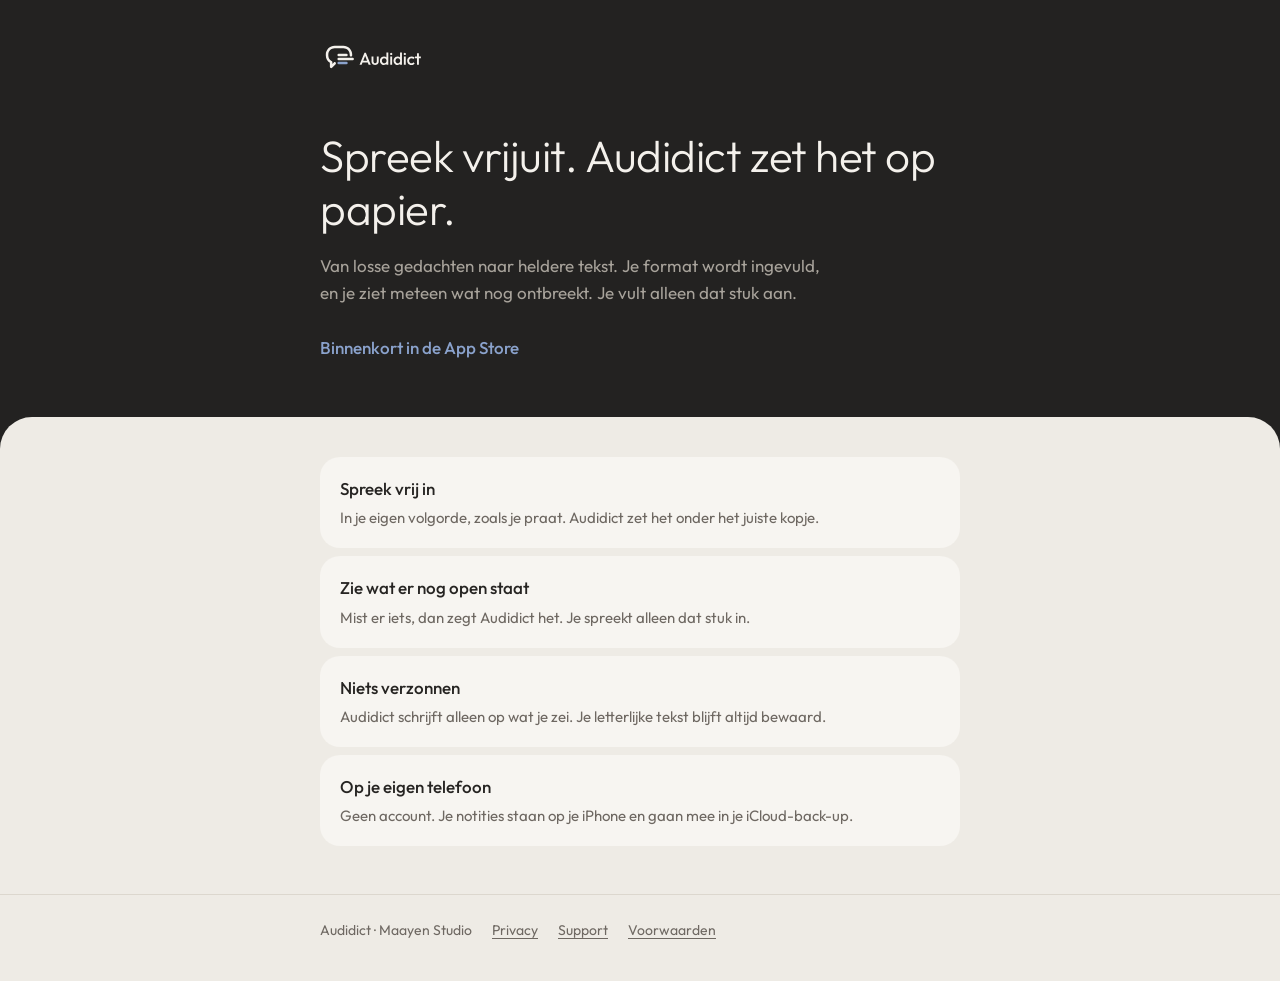
<file: index.html>
<!doctype html>
<html lang="nl">
<head>
<meta charset="utf-8">
<meta name="viewport" content="width=device-width, initial-scale=1">
<title>Audidict</title>
<meta name="description" content="Spreek vrijuit. Audidict zet het op papier.">
<link rel="icon" href="assets/mark.svg" type="image/svg+xml">
<link rel="preconnect" href="https://fonts.googleapis.com"><link rel="preconnect" href="https://fonts.gstatic.com" crossorigin><link href="https://fonts.googleapis.com/css2?family=Outfit:wght@300;400;500&display=swap" rel="stylesheet">
<link rel="stylesheet" href="assets/site.css">
</head>
<body>
<header class="hero"><div class="binnen">
<img src="assets/logo-op-donker.svg" alt="Audidict">
<h1>Spreek vrijuit. Audidict zet het op papier.</h1>
<p>Van losse gedachten naar heldere tekst. Je format wordt ingevuld, en je ziet meteen wat nog ontbreekt. Je vult alleen dat stuk aan.</p>
<span class="binnenkort">Binnenkort in de App Store</span>
</div></header>
<main class="blad"><div class="binnen kaarten">
<div class="kaart"><h2>Spreek vrij in</h2><p>In je eigen volgorde, zoals je praat. Audidict zet het onder het juiste kopje.</p></div>
<div class="kaart"><h2>Zie wat er nog open staat</h2><p>Mist er iets, dan zegt Audidict het. Je spreekt alleen dat stuk in.</p></div>
<div class="kaart"><h2>Niets verzonnen</h2><p>Audidict schrijft alleen op wat je zei. Je letterlijke tekst blijft altijd bewaard.</p></div>
<div class="kaart"><h2>Op je eigen telefoon</h2><p>Geen account. Je notities staan op je iPhone en gaan mee in je iCloud-back-up.</p></div>
</div></main>
<footer><div class="binnen">
<span>Audidict · Maayen Studio</span>
<a href="privacy/">Privacy</a>
<a href="support/">Support</a>
<a href="https://www.apple.com/legal/internet-services/itunes/dev/stdeula/">Voorwaarden</a>
</div></footer>
</body>
</html>
</file>
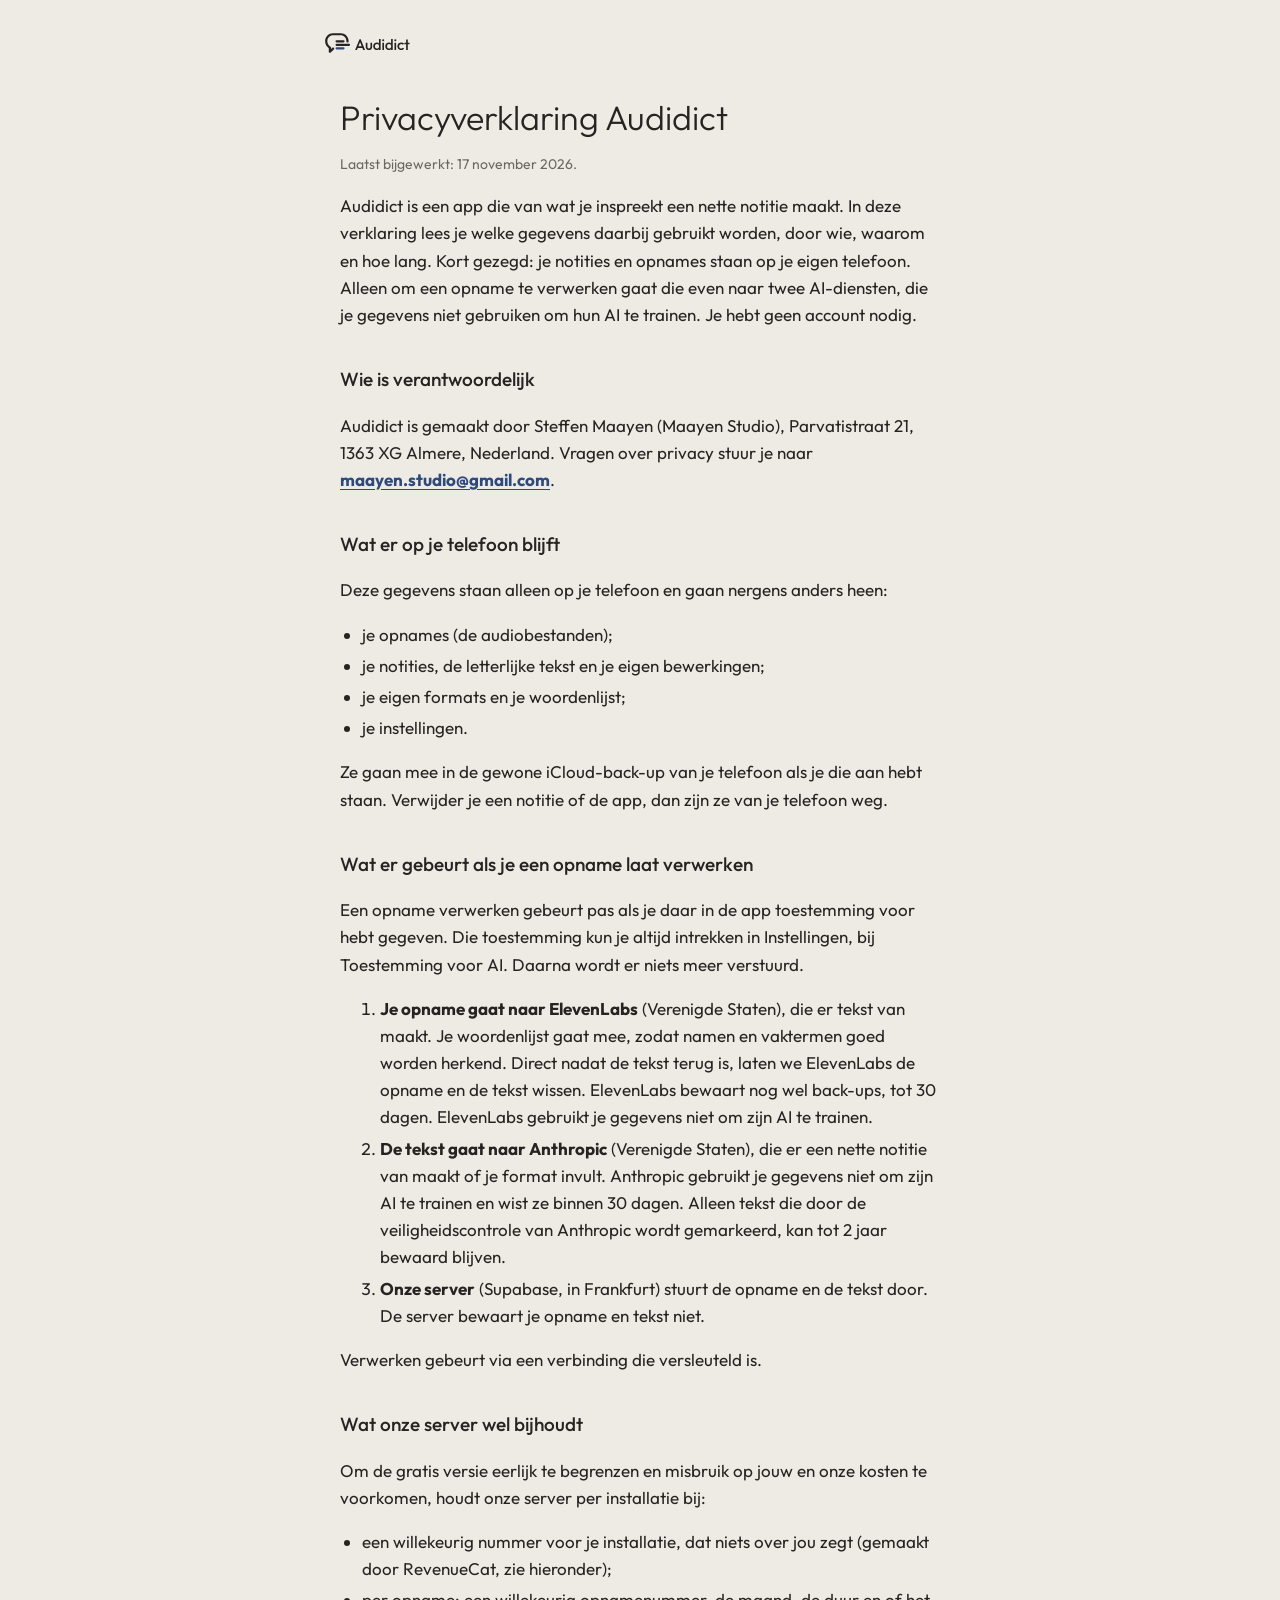
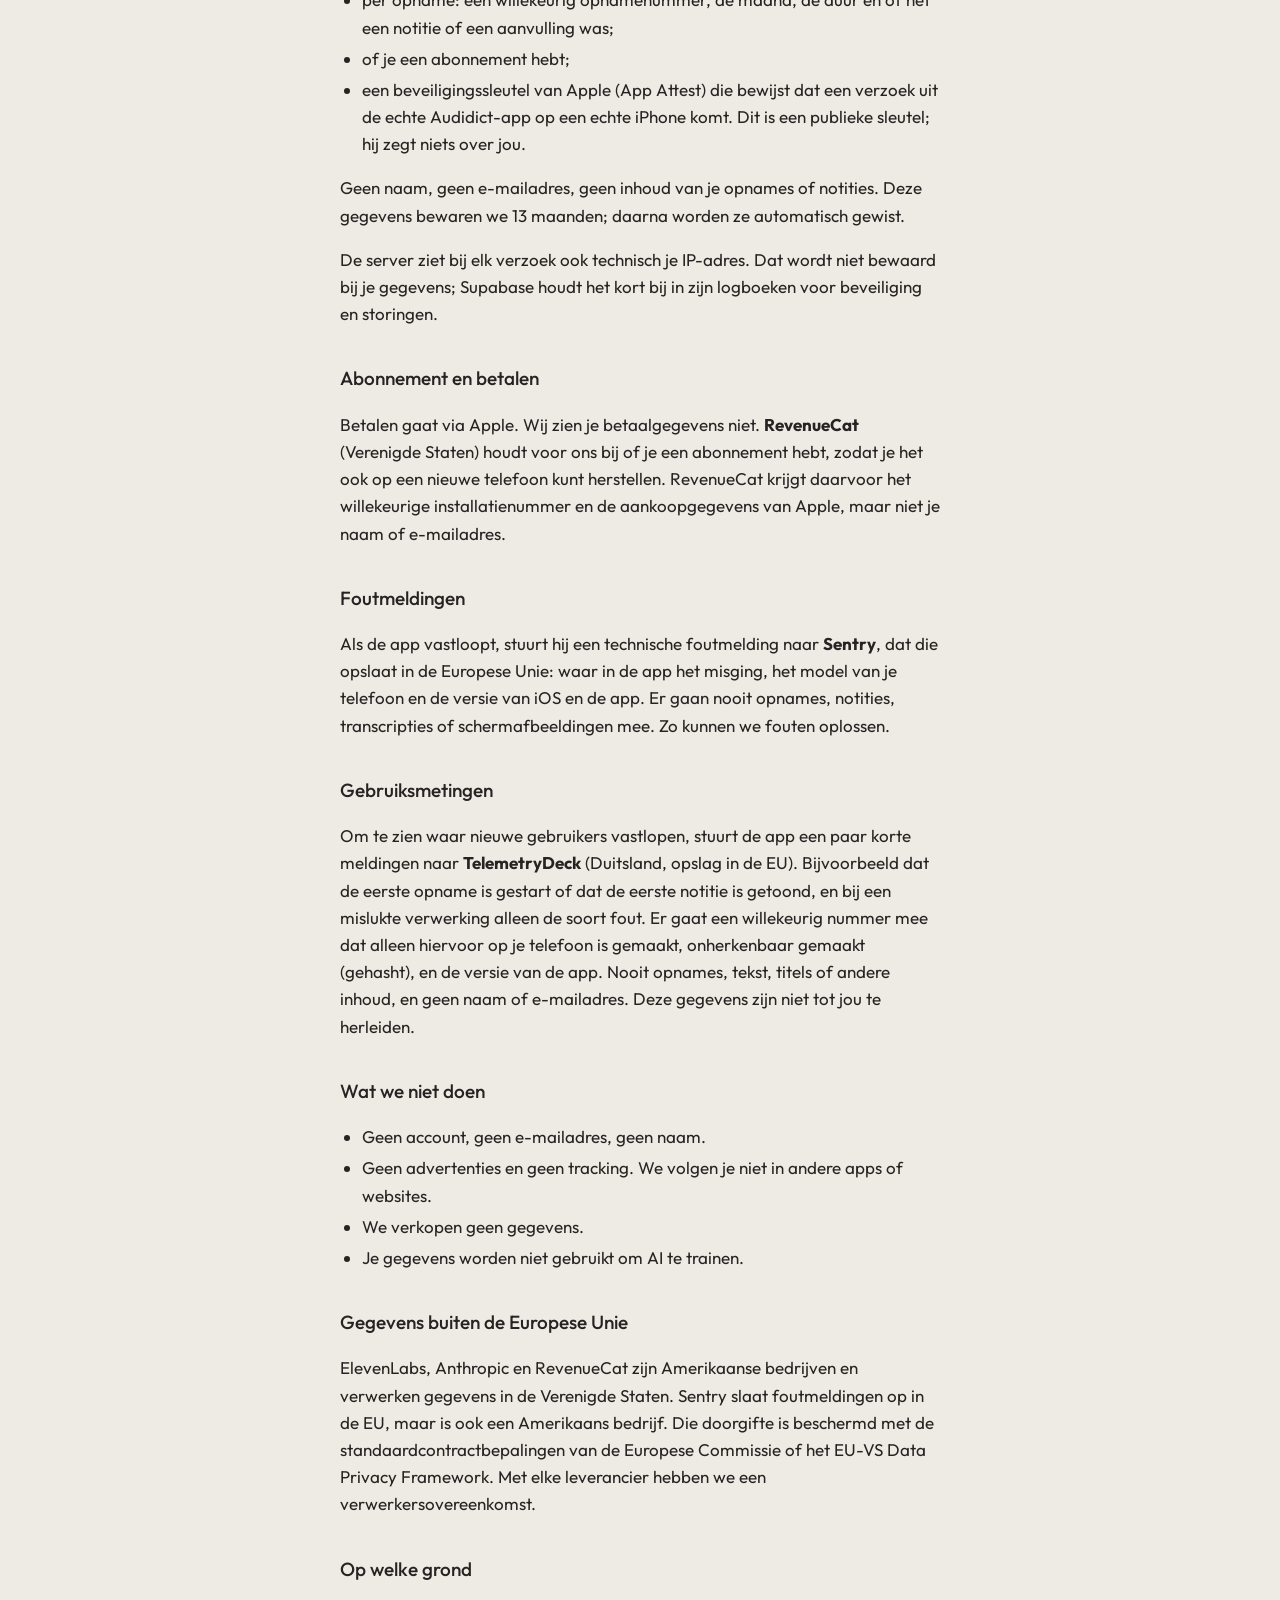
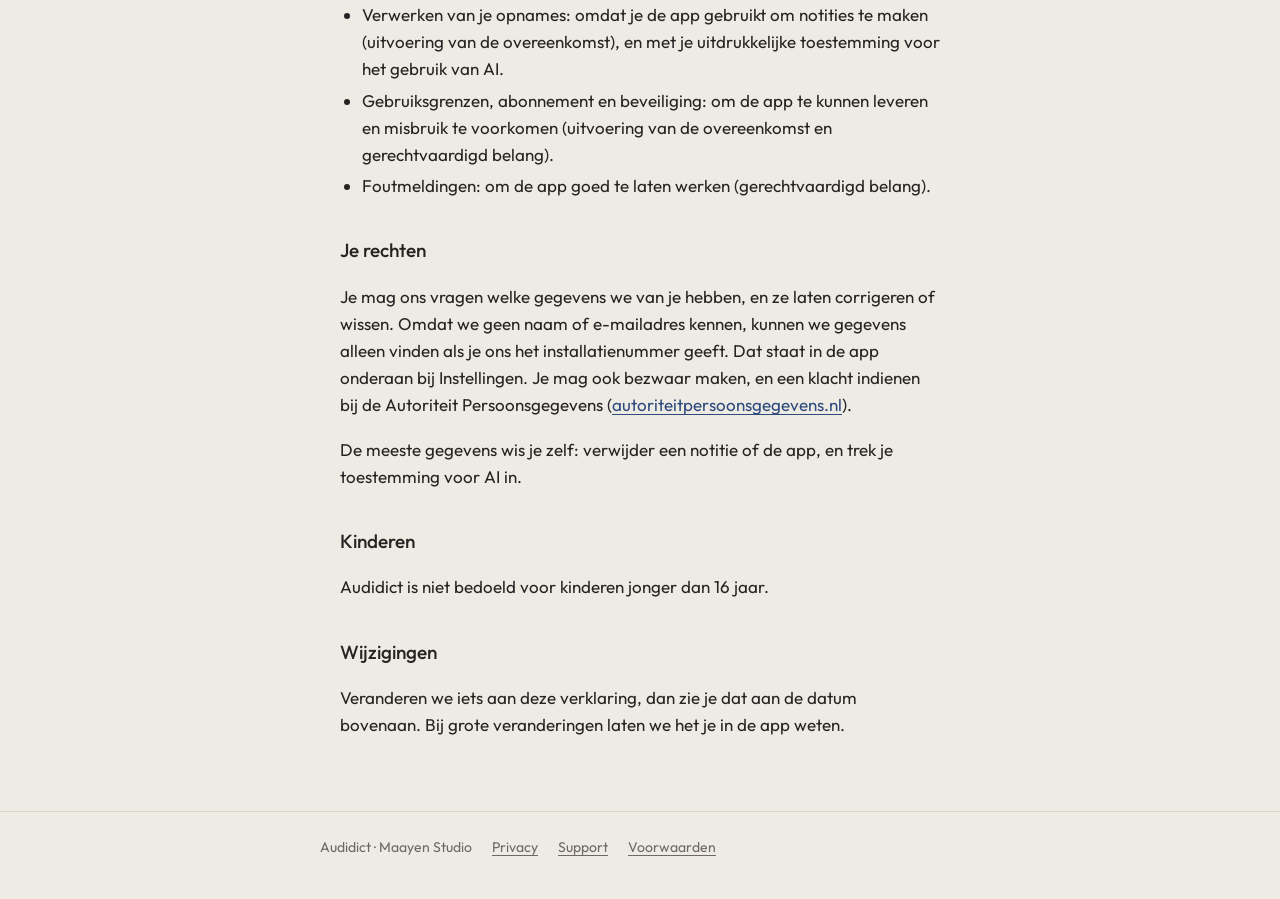
<file: privacy/index.html>
<!doctype html>
<html lang="nl">
<head>
<meta charset="utf-8">
<meta name="viewport" content="width=device-width, initial-scale=1">
<title>Privacy · Audidict</title>
<meta name="description" content="Hoe Audidict met je gegevens omgaat.">
<link rel="icon" href="../assets/mark.svg" type="image/svg+xml">
<link rel="preconnect" href="https://fonts.googleapis.com"><link rel="preconnect" href="https://fonts.gstatic.com" crossorigin><link href="https://fonts.googleapis.com/css2?family=Outfit:wght@300;400;500&display=swap" rel="stylesheet">
<link rel="stylesheet" href="../assets/site.css">
</head>
<body>
<header class="kop"><div class="binnen"><a href="../" aria-label="Audidict, naar de beginpagina"><img class="logo-licht" src="../assets/logo.svg" alt="Audidict"><img class="logo-donker-thema" src="../assets/logo-op-donker.svg" alt="Audidict"></a></div></header>
<main class="pagina">
<h1>Privacyverklaring Audidict</h1>
<p class="meta">Laatst bijgewerkt: 17 november 2026.</p>
<p>Audidict is een app die van wat je inspreekt een nette notitie maakt. In deze verklaring lees je welke gegevens daarbij gebruikt worden, door wie, waarom en hoe lang. Kort gezegd: je notities en opnames staan op je eigen telefoon. Alleen om een opname te verwerken gaat die even naar twee AI-diensten, die je gegevens niet gebruiken om hun AI te trainen. Je hebt geen account nodig.</p>
<h2>Wie is verantwoordelijk</h2>
<p>Audidict is gemaakt door Steffen Maayen (Maayen Studio), Parvatistraat 21, 1363 XG Almere, Nederland. Vragen over privacy stuur je naar <strong><a href="mailto:maayen.studio@gmail.com">maayen.studio@gmail.com</a></strong>.</p>
<h2>Wat er op je telefoon blijft</h2>
<p>Deze gegevens staan alleen op je telefoon en gaan nergens anders heen:</p>
<ul>
<li>je opnames (de audiobestanden);</li>
<li>je notities, de letterlijke tekst en je eigen bewerkingen;</li>
<li>je eigen formats en je woordenlijst;</li>
<li>je instellingen.</li>
</ul>
<p>Ze gaan mee in de gewone iCloud-back-up van je telefoon als je die aan hebt staan. Verwijder je een notitie of de app, dan zijn ze van je telefoon weg.</p>
<h2>Wat er gebeurt als je een opname laat verwerken</h2>
<p>Een opname verwerken gebeurt pas als je daar in de app toestemming voor hebt gegeven. Die toestemming kun je altijd intrekken in Instellingen, bij Toestemming voor AI. Daarna wordt er niets meer verstuurd.</p>
<ol>
<li><strong>Je opname gaat naar ElevenLabs</strong> (Verenigde Staten), die er tekst van maakt. Je woordenlijst gaat mee, zodat namen en vaktermen goed worden herkend. Direct nadat de tekst terug is, laten we ElevenLabs de opname en de tekst wissen. ElevenLabs bewaart nog wel back-ups, tot 30 dagen. ElevenLabs gebruikt je gegevens niet om zijn AI te trainen.</li>
<li><strong>De tekst gaat naar Anthropic</strong> (Verenigde Staten), die er een nette notitie van maakt of je format invult. Anthropic gebruikt je gegevens niet om zijn AI te trainen en wist ze binnen 30 dagen. Alleen tekst die door de veiligheidscontrole van Anthropic wordt gemarkeerd, kan tot 2 jaar bewaard blijven.</li>
<li><strong>Onze server</strong> (Supabase, in Frankfurt) stuurt de opname en de tekst door. De server bewaart je opname en tekst niet.</li>
</ol>
<p>Verwerken gebeurt via een verbinding die versleuteld is.</p>
<h2>Wat onze server wel bijhoudt</h2>
<p>Om de gratis versie eerlijk te begrenzen en misbruik op jouw en onze kosten te voorkomen, houdt onze server per installatie bij:</p>
<ul>
<li>een willekeurig nummer voor je installatie, dat niets over jou zegt (gemaakt door RevenueCat, zie hieronder);</li>
<li>per opname: een willekeurig opnamenummer, de maand, de duur en of het een notitie of een aanvulling was;</li>
<li>of je een abonnement hebt;</li>
<li>een beveiligingssleutel van Apple (App Attest) die bewijst dat een verzoek uit de echte Audidict-app op een echte iPhone komt. Dit is een publieke sleutel; hij zegt niets over jou.</li>
</ul>
<p>Geen naam, geen e-mailadres, geen inhoud van je opnames of notities. Deze gegevens bewaren we 13 maanden; daarna worden ze automatisch gewist.</p>
<p>De server ziet bij elk verzoek ook technisch je IP-adres. Dat wordt niet bewaard bij je gegevens; Supabase houdt het kort bij in zijn logboeken voor beveiliging en storingen.</p>
<h2>Abonnement en betalen</h2>
<p>Betalen gaat via Apple. Wij zien je betaalgegevens niet. <strong>RevenueCat</strong> (Verenigde Staten) houdt voor ons bij of je een abonnement hebt, zodat je het ook op een nieuwe telefoon kunt herstellen. RevenueCat krijgt daarvoor het willekeurige installatienummer en de aankoopgegevens van Apple, maar niet je naam of e-mailadres.</p>
<h2>Foutmeldingen</h2>
<p>Als de app vastloopt, stuurt hij een technische foutmelding naar <strong>Sentry</strong>, dat die opslaat in de Europese Unie: waar in de app het misging, het model van je telefoon en de versie van iOS en de app. Er gaan nooit opnames, notities, transcripties of schermafbeeldingen mee. Zo kunnen we fouten oplossen.</p>
<h2>Gebruiksmetingen</h2>
<p>Om te zien waar nieuwe gebruikers vastlopen, stuurt de app een paar korte meldingen naar <strong>TelemetryDeck</strong> (Duitsland, opslag in de EU). Bijvoorbeeld dat de eerste opname is gestart of dat de eerste notitie is getoond, en bij een mislukte verwerking alleen de soort fout. Er gaat een willekeurig nummer mee dat alleen hiervoor op je telefoon is gemaakt, onherkenbaar gemaakt (gehasht), en de versie van de app. Nooit opnames, tekst, titels of andere inhoud, en geen naam of e-mailadres. Deze gegevens zijn niet tot jou te herleiden.</p>
<h2>Wat we niet doen</h2>
<ul>
<li>Geen account, geen e-mailadres, geen naam.</li>
<li>Geen advertenties en geen tracking. We volgen je niet in andere apps of websites.</li>
<li>We verkopen geen gegevens.</li>
<li>Je gegevens worden niet gebruikt om AI te trainen.</li>
</ul>
<h2>Gegevens buiten de Europese Unie</h2>
<p>ElevenLabs, Anthropic en RevenueCat zijn Amerikaanse bedrijven en verwerken gegevens in de Verenigde Staten. Sentry slaat foutmeldingen op in de EU, maar is ook een Amerikaans bedrijf. Die doorgifte is beschermd met de standaardcontractbepalingen van de Europese Commissie of het EU-VS Data Privacy Framework. Met elke leverancier hebben we een verwerkersovereenkomst.</p>
<h2>Op welke grond</h2>
<ul>
<li>Verwerken van je opnames: omdat je de app gebruikt om notities te maken (uitvoering van de overeenkomst), en met je uitdrukkelijke toestemming voor het gebruik van AI.</li>
<li>Gebruiksgrenzen, abonnement en beveiliging: om de app te kunnen leveren en misbruik te voorkomen (uitvoering van de overeenkomst en gerechtvaardigd belang).</li>
<li>Foutmeldingen: om de app goed te laten werken (gerechtvaardigd belang).</li>
</ul>
<h2>Je rechten</h2>
<p>Je mag ons vragen welke gegevens we van je hebben, en ze laten corrigeren of wissen. Omdat we geen naam of e-mailadres kennen, kunnen we gegevens alleen vinden als je ons het installatienummer geeft. Dat staat in de app onderaan bij Instellingen. Je mag ook bezwaar maken, en een klacht indienen bij de Autoriteit Persoonsgegevens (<a href="https://autoriteitpersoonsgegevens.nl">autoriteitpersoonsgegevens.nl</a>).</p>
<p>De meeste gegevens wis je zelf: verwijder een notitie of de app, en trek je toestemming voor AI in.</p>
<h2>Kinderen</h2>
<p>Audidict is niet bedoeld voor kinderen jonger dan 16 jaar.</p>
<h2>Wijzigingen</h2>
<p>Veranderen we iets aan deze verklaring, dan zie je dat aan de datum bovenaan. Bij grote veranderingen laten we het je in de app weten.</p>
</main>
<footer><div class="binnen">
<span>Audidict · Maayen Studio</span>
<a href="../privacy/">Privacy</a>
<a href="../support/">Support</a>
<a href="https://www.apple.com/legal/internet-services/itunes/dev/stdeula/">Voorwaarden</a>
</div></footer>
</body>
</html>
</file>
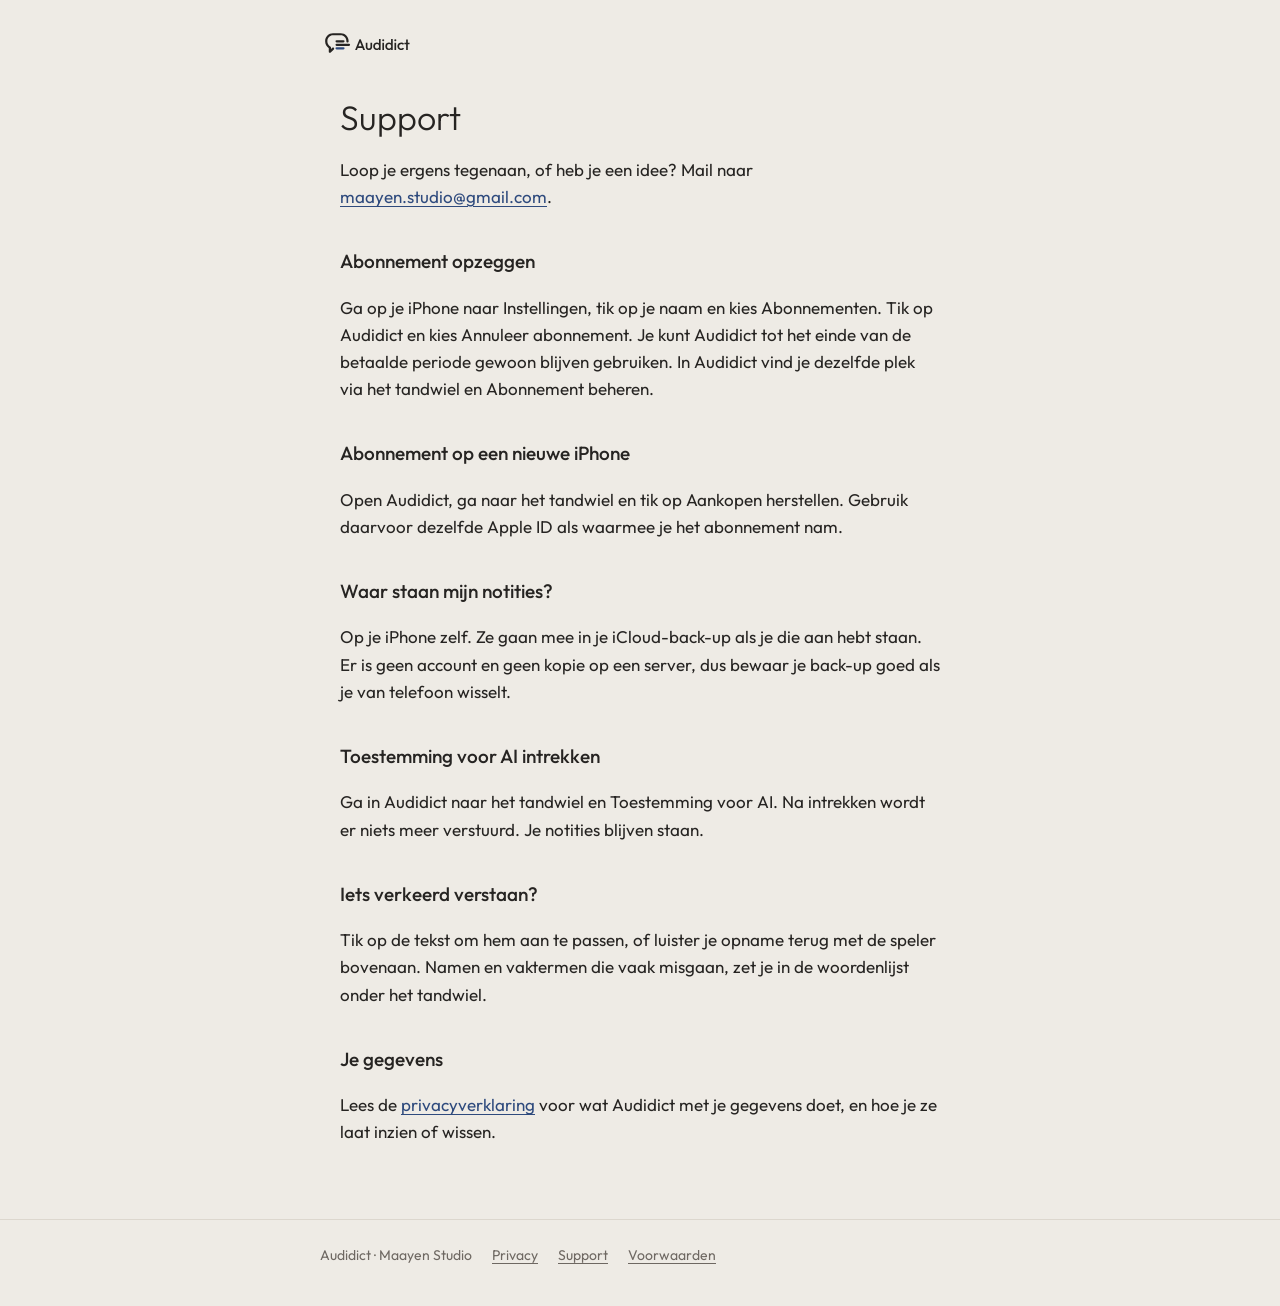
<file: support/index.html>
<!doctype html>
<html lang="nl">
<head>
<meta charset="utf-8">
<meta name="viewport" content="width=device-width, initial-scale=1">
<title>Support · Audidict</title>
<meta name="description" content="Hulp bij Audidict.">
<link rel="icon" href="../assets/mark.svg" type="image/svg+xml">
<link rel="preconnect" href="https://fonts.googleapis.com"><link rel="preconnect" href="https://fonts.gstatic.com" crossorigin><link href="https://fonts.googleapis.com/css2?family=Outfit:wght@300;400;500&display=swap" rel="stylesheet">
<link rel="stylesheet" href="../assets/site.css">
</head>
<body>
<header class="kop"><div class="binnen"><a href="../" aria-label="Audidict, naar de beginpagina"><img class="logo-licht" src="../assets/logo.svg" alt="Audidict"><img class="logo-donker-thema" src="../assets/logo-op-donker.svg" alt="Audidict"></a></div></header>
<main class="pagina">
<h1>Support</h1>
<p>Loop je ergens tegenaan, of heb je een idee? Mail naar <a href="mailto:maayen.studio@gmail.com">maayen.studio@gmail.com</a>.</p>
<h2>Abonnement opzeggen</h2>
<p>Ga op je iPhone naar Instellingen, tik op je naam en kies Abonnementen. Tik op Audidict en kies Annuleer abonnement. Je kunt Audidict tot het einde van de betaalde periode gewoon blijven gebruiken. In Audidict vind je dezelfde plek via het tandwiel en Abonnement beheren.</p>
<h2>Abonnement op een nieuwe iPhone</h2>
<p>Open Audidict, ga naar het tandwiel en tik op Aankopen herstellen. Gebruik daarvoor dezelfde Apple ID als waarmee je het abonnement nam.</p>
<h2>Waar staan mijn notities?</h2>
<p>Op je iPhone zelf. Ze gaan mee in je iCloud-back-up als je die aan hebt staan. Er is geen account en geen kopie op een server, dus bewaar je back-up goed als je van telefoon wisselt.</p>
<h2>Toestemming voor AI intrekken</h2>
<p>Ga in Audidict naar het tandwiel en Toestemming voor AI. Na intrekken wordt er niets meer verstuurd. Je notities blijven staan.</p>
<h2>Iets verkeerd verstaan?</h2>
<p>Tik op de tekst om hem aan te passen, of luister je opname terug met de speler bovenaan. Namen en vaktermen die vaak misgaan, zet je in de woordenlijst onder het tandwiel.</p>
<h2>Je gegevens</h2>
<p>Lees de <a href="../privacy/">privacyverklaring</a> voor wat Audidict met je gegevens doet, en hoe je ze laat inzien of wissen.</p>
</main>
<footer><div class="binnen">
<span>Audidict · Maayen Studio</span>
<a href="../privacy/">Privacy</a>
<a href="../support/">Support</a>
<a href="https://www.apple.com/legal/internet-services/itunes/dev/stdeula/">Voorwaarden</a>
</div></footer>
</body>
</html>
</file>
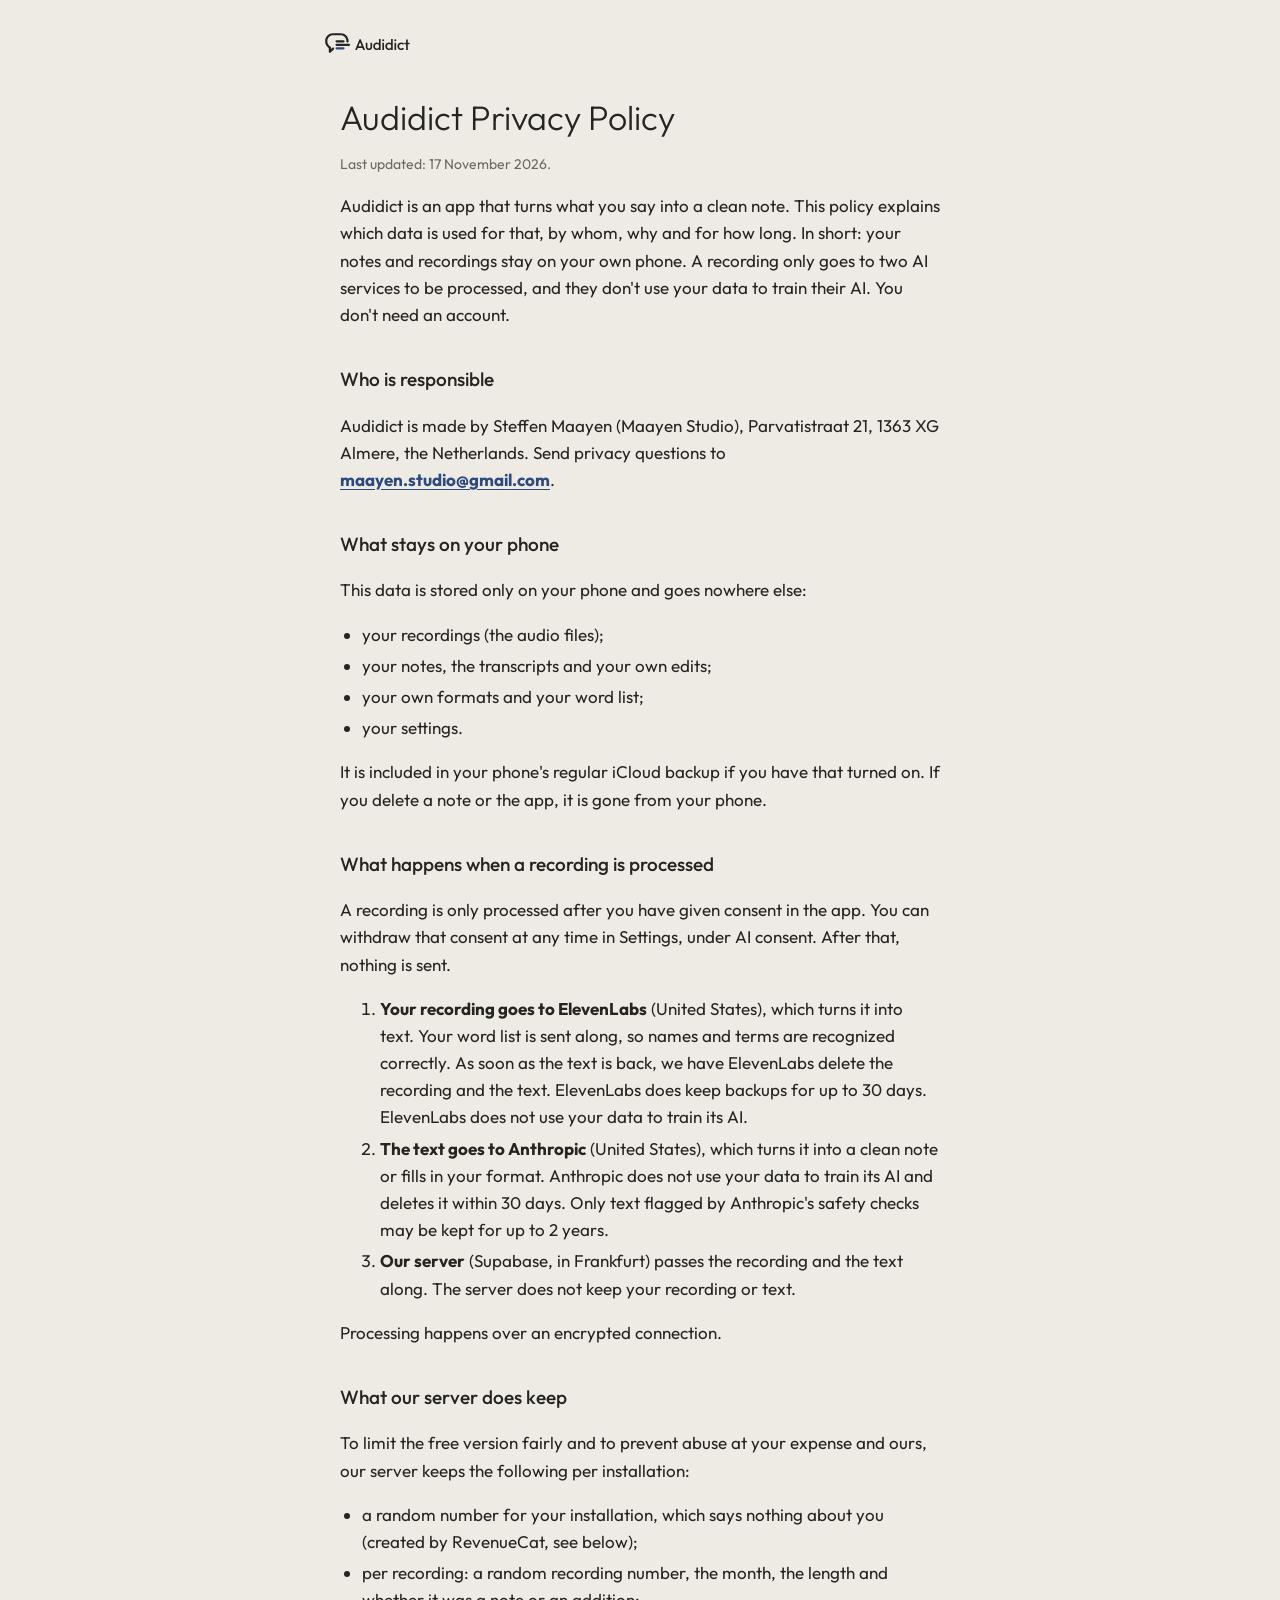
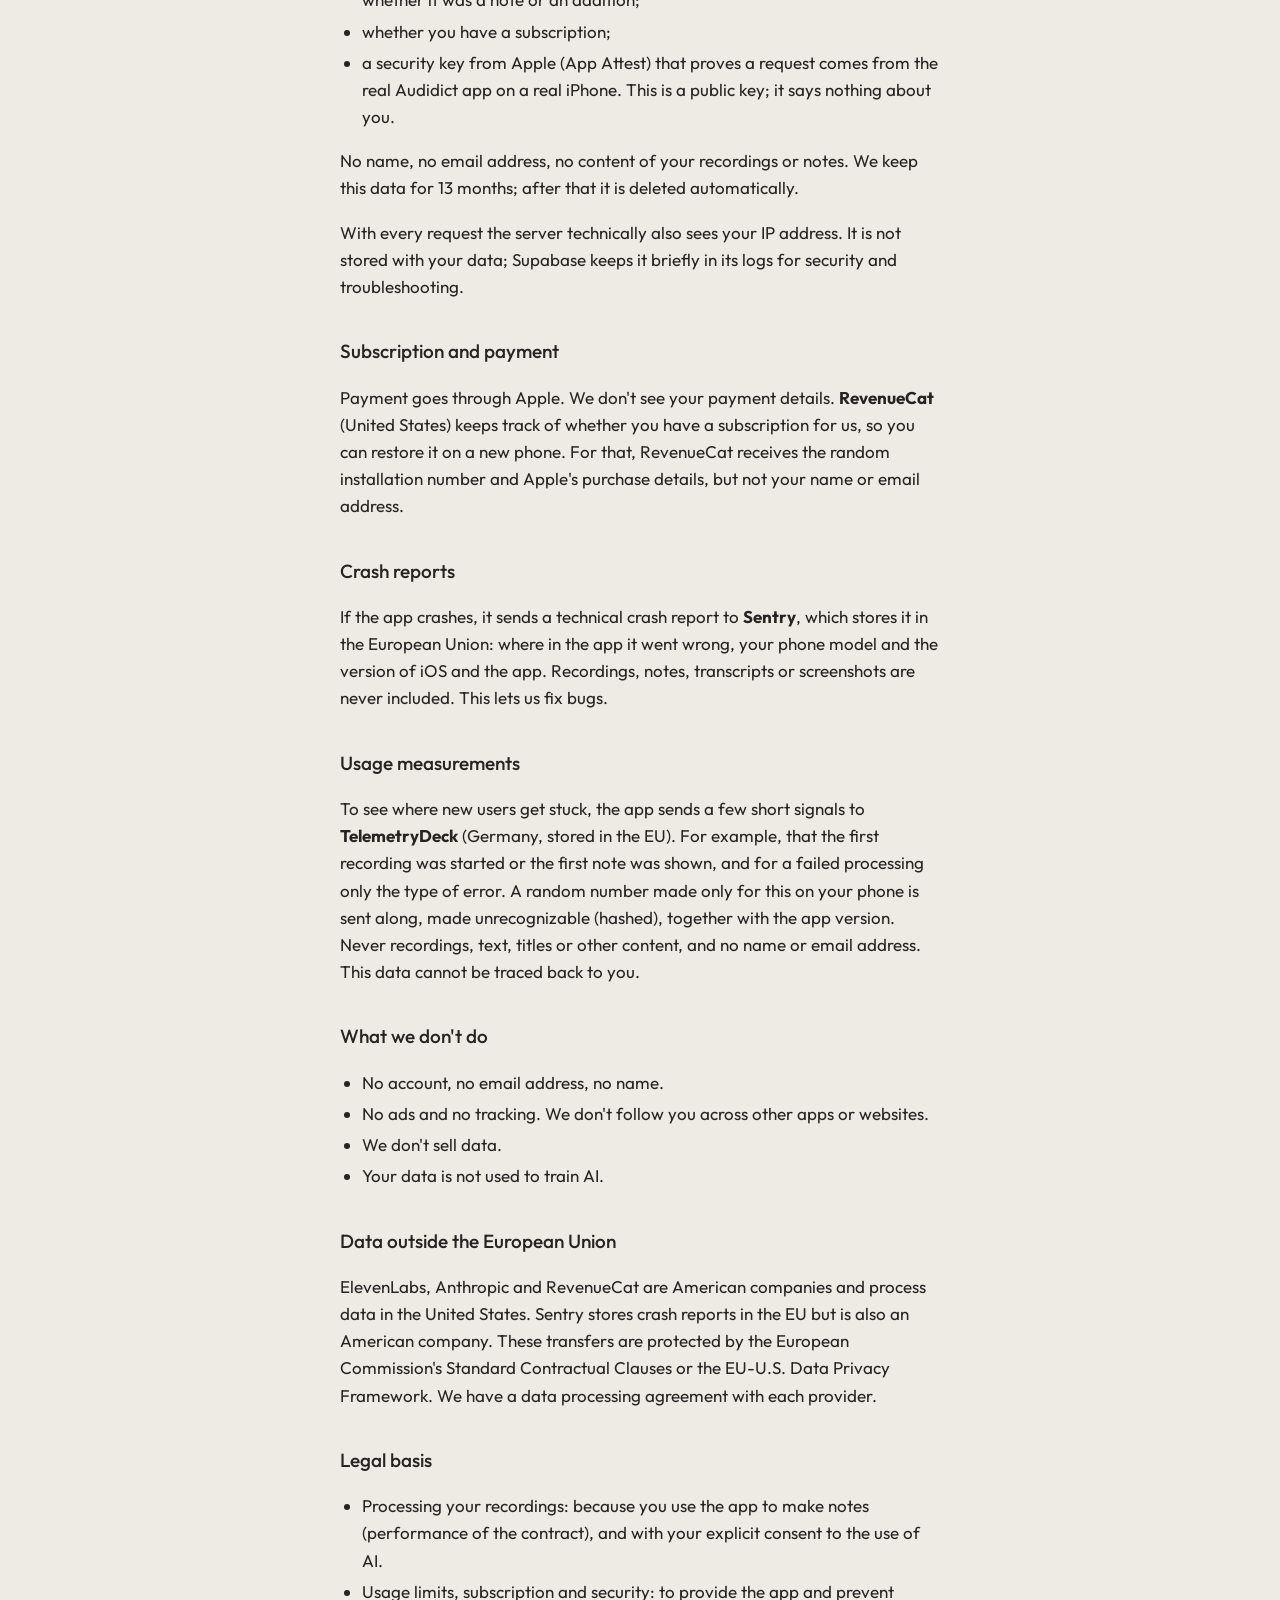
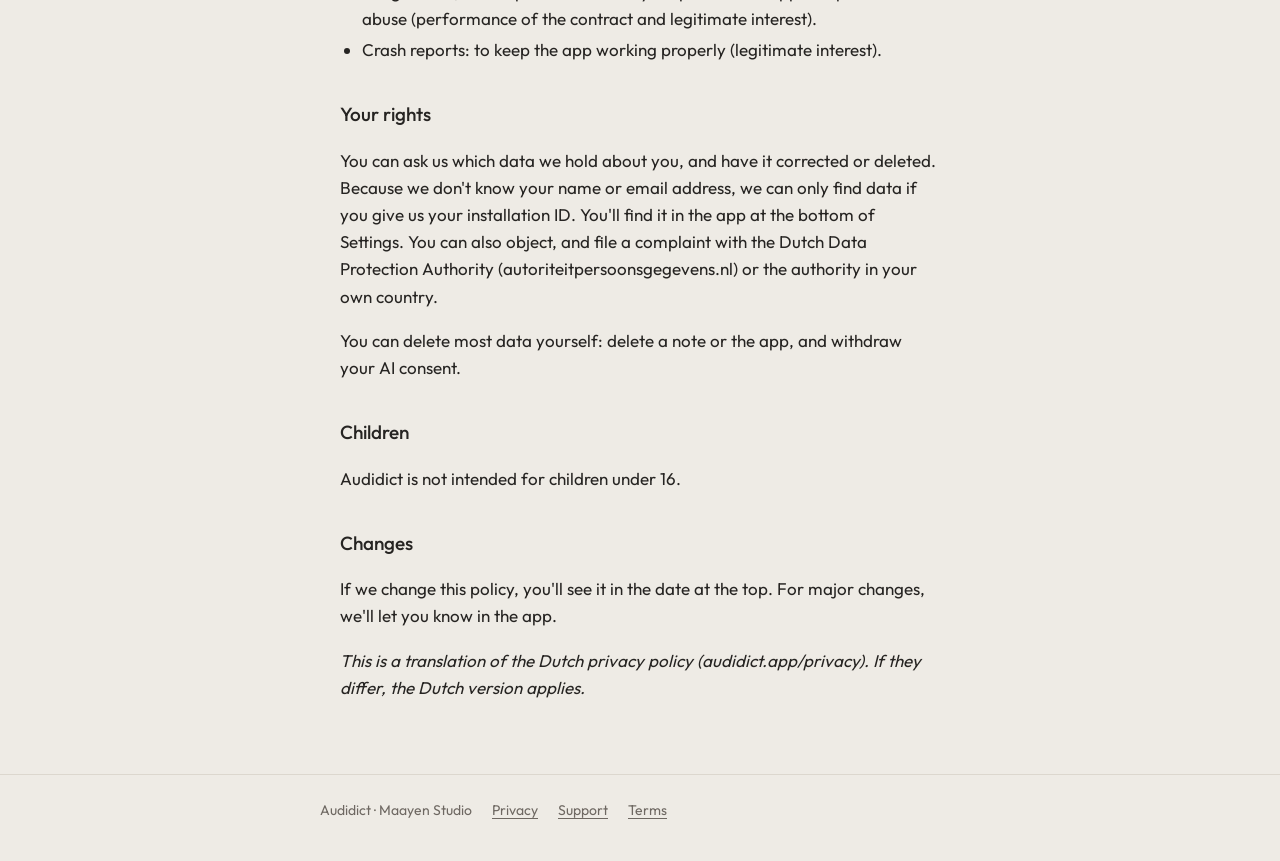
<file: en/privacy/index.html>
<!doctype html>
<html lang="en">
<head>
<meta charset="utf-8">
<meta name="viewport" content="width=device-width, initial-scale=1">
<title>Privacy · Audidict</title>
<meta name="description" content="How Audidict handles your data.">
<link rel="icon" href="../../assets/mark.svg" type="image/svg+xml">
<link rel="preconnect" href="https://fonts.googleapis.com"><link rel="preconnect" href="https://fonts.gstatic.com" crossorigin><link href="https://fonts.googleapis.com/css2?family=Outfit:wght@300;400;500&display=swap" rel="stylesheet">
<link rel="stylesheet" href="../../assets/site.css">
</head>
<body>
<header class="kop"><div class="binnen"><a href="../../" aria-label="Audidict, to the home page"><img class="logo-licht" src="../../assets/logo.svg" alt="Audidict"><img class="logo-donker-thema" src="../../assets/logo-op-donker.svg" alt="Audidict"></a></div></header>
<main class="pagina">
<h1>Audidict Privacy Policy</h1>
<p class="meta">Last updated: 17 November 2026.</p>
<p>Audidict is an app that turns what you say into a clean note. This policy explains which data is used for that, by whom, why and for how long. In short: your notes and recordings stay on your own phone. A recording only goes to two AI services to be processed, and they don't use your data to train their AI. You don't need an account.</p>
<h2>Who is responsible</h2>
<p>Audidict is made by Steffen Maayen (Maayen Studio), Parvatistraat 21, 1363 XG Almere, the Netherlands. Send privacy questions to <strong><a href="mailto:maayen.studio@gmail.com">maayen.studio@gmail.com</a></strong>.</p>
<h2>What stays on your phone</h2>
<p>This data is stored only on your phone and goes nowhere else:</p>
<ul>
<li>your recordings (the audio files);</li>
<li>your notes, the transcripts and your own edits;</li>
<li>your own formats and your word list;</li>
<li>your settings.</li>
</ul>
<p>It is included in your phone's regular iCloud backup if you have that turned on. If you delete a note or the app, it is gone from your phone.</p>
<h2>What happens when a recording is processed</h2>
<p>A recording is only processed after you have given consent in the app. You can withdraw that consent at any time in Settings, under AI consent. After that, nothing is sent.</p>
<ol>
<li><strong>Your recording goes to ElevenLabs</strong> (United States), which turns it into text. Your word list is sent along, so names and terms are recognized correctly. As soon as the text is back, we have ElevenLabs delete the recording and the text. ElevenLabs does keep backups for up to 30 days. ElevenLabs does not use your data to train its AI.</li>
<li><strong>The text goes to Anthropic</strong> (United States), which turns it into a clean note or fills in your format. Anthropic does not use your data to train its AI and deletes it within 30 days. Only text flagged by Anthropic's safety checks may be kept for up to 2 years.</li>
<li><strong>Our server</strong> (Supabase, in Frankfurt) passes the recording and the text along. The server does not keep your recording or text.</li>
</ol>
<p>Processing happens over an encrypted connection.</p>
<h2>What our server does keep</h2>
<p>To limit the free version fairly and to prevent abuse at your expense and ours, our server keeps the following per installation:</p>
<ul>
<li>a random number for your installation, which says nothing about you (created by RevenueCat, see below);</li>
<li>per recording: a random recording number, the month, the length and whether it was a note or an addition;</li>
<li>whether you have a subscription;</li>
<li>a security key from Apple (App Attest) that proves a request comes from the real Audidict app on a real iPhone. This is a public key; it says nothing about you.</li>
</ul>
<p>No name, no email address, no content of your recordings or notes. We keep this data for 13 months; after that it is deleted automatically.</p>
<p>With every request the server technically also sees your IP address. It is not stored with your data; Supabase keeps it briefly in its logs for security and troubleshooting.</p>
<h2>Subscription and payment</h2>
<p>Payment goes through Apple. We don't see your payment details. <strong>RevenueCat</strong> (United States) keeps track of whether you have a subscription for us, so you can restore it on a new phone. For that, RevenueCat receives the random installation number and Apple's purchase details, but not your name or email address.</p>
<h2>Crash reports</h2>
<p>If the app crashes, it sends a technical crash report to <strong>Sentry</strong>, which stores it in the European Union: where in the app it went wrong, your phone model and the version of iOS and the app. Recordings, notes, transcripts or screenshots are never included. This lets us fix bugs.</p>
<h2>Usage measurements</h2>
<p>To see where new users get stuck, the app sends a few short signals to <strong>TelemetryDeck</strong> (Germany, stored in the EU). For example, that the first recording was started or the first note was shown, and for a failed processing only the type of error. A random number made only for this on your phone is sent along, made unrecognizable (hashed), together with the app version. Never recordings, text, titles or other content, and no name or email address. This data cannot be traced back to you.</p>
<h2>What we don't do</h2>
<ul>
<li>No account, no email address, no name.</li>
<li>No ads and no tracking. We don't follow you across other apps or websites.</li>
<li>We don't sell data.</li>
<li>Your data is not used to train AI.</li>
</ul>
<h2>Data outside the European Union</h2>
<p>ElevenLabs, Anthropic and RevenueCat are American companies and process data in the United States. Sentry stores crash reports in the EU but is also an American company. These transfers are protected by the European Commission's Standard Contractual Clauses or the EU-U.S. Data Privacy Framework. We have a data processing agreement with each provider.</p>
<h2>Legal basis</h2>
<ul>
<li>Processing your recordings: because you use the app to make notes (performance of the contract), and with your explicit consent to the use of AI.</li>
<li>Usage limits, subscription and security: to provide the app and prevent abuse (performance of the contract and legitimate interest).</li>
<li>Crash reports: to keep the app working properly (legitimate interest).</li>
</ul>
<h2>Your rights</h2>
<p>You can ask us which data we hold about you, and have it corrected or deleted. Because we don't know your name or email address, we can only find data if you give us your installation ID. You'll find it in the app at the bottom of Settings. You can also object, and file a complaint with the Dutch Data Protection Authority (autoriteitpersoonsgegevens.nl) or the authority in your own country.</p>
<p>You can delete most data yourself: delete a note or the app, and withdraw your AI consent.</p>
<h2>Children</h2>
<p>Audidict is not intended for children under 16.</p>
<h2>Changes</h2>
<p>If we change this policy, you'll see it in the date at the top. For major changes, we'll let you know in the app.</p>
<p><em>This is a translation of the Dutch privacy policy (audidict.app/privacy). If they differ, the Dutch version applies.</em></p>
</main>
<footer><div class="binnen">
<span>Audidict · Maayen Studio</span>
<a href="./">Privacy</a>
<a href="../../support/">Support</a>
<a href="https://www.apple.com/legal/internet-services/itunes/dev/stdeula/">Terms</a>
</div></footer>
</body>
</html>
</file>
<file: assets/site.css>
/* Audidict website. Kleuren en type uit design-system/tokens.json. Rustig, warm, nooit wit. */
:root {
  --canvas: #e4dfd6; --surface: #eeebe5; --surface-raised: #f7f5f1; --line: #dcd7ce;
  --ink: #262422; --ink-muted: #6e6862; --hero: #232221; --on-hero: #f4f1ec; --on-hero-muted: #a8a39b;
  --accent: #2e4a7d; --accent-text: #2e4a7d; --accent-soft: #dce3ef; --accent-on-hero: #8aa2cc;
  --radius-lg: 20px; --radius-xl: 32px; --radius-md: 14px;
}
@media (prefers-color-scheme: dark) {
  :root {
    --canvas: #121110; --surface: #1c1b1a; --surface-raised: #262423; --line: #34312e;
    --ink: #f2efea; --ink-muted: #a8a39b; --hero: #0b0a0a; --accent-text: #9db2d6; --accent-soft: #222b3a;
  }
}

* { box-sizing: border-box; }
html { -webkit-text-size-adjust: 100%; }
body {
  margin: 0; background: var(--surface); color: var(--ink);
  font-family: "Outfit", system-ui, -apple-system, sans-serif; font-weight: 400; font-size: 17px; line-height: 1.6;
}
a { color: var(--accent-text); text-underline-offset: 3px; }
.hero { background: var(--hero); color: var(--on-hero); padding: 40px 20px 88px; }
.hero .binnen { max-width: 640px; margin: 0 auto; }
.hero img { height: 34px; width: auto; display: block; }
.hero h1 { font-weight: 300; font-size: clamp(30px, 6vw, 44px); line-height: 1.2; letter-spacing: -0.01em; margin: 56px 0 16px; }
.hero p { color: var(--on-hero-muted); margin: 0; max-width: 520px; }
.hero .binnenkort { margin-top: 28px; display: inline-block; color: var(--accent-on-hero); font-weight: 500; }
.blad { background: var(--surface); border-radius: var(--radius-xl) var(--radius-xl) 0 0; margin-top: -32px; padding: 40px 20px 48px; }
.blad .binnen, .pagina { max-width: 640px; margin: 0 auto; }
.kaarten { display: grid; gap: 8px; }
.kaart { background: var(--surface-raised); border-radius: var(--radius-lg); padding: 18px 20px; }
.kaart h2 { font-size: 17px; font-weight: 500; margin: 0 0 4px; }
.kaart p { margin: 0; color: var(--ink-muted); font-size: 15px; }
.kop { padding: 28px 20px 0; }
.kop .binnen { max-width: 640px; margin: 0 auto; display: flex; align-items: center; justify-content: space-between; }
.kop img { height: 30px; width: auto; display: block; }
.pagina { padding: 32px 20px 56px; }
.pagina h1 { font-weight: 300; font-size: 34px; line-height: 1.2; margin: 8px 0 8px; }
.pagina h2 { font-size: 19px; font-weight: 500; margin: 36px 0 8px; }
.pagina .meta { color: var(--ink-muted); font-size: 14px; }
.pagina ul { padding-left: 22px; }
.pagina li { margin: 4px 0; }
footer { border-top: 1px solid var(--line); padding: 24px 20px 40px; color: var(--ink-muted); font-size: 14px; }
footer .binnen { max-width: 640px; margin: 0 auto; display: flex; flex-wrap: wrap; gap: 8px 20px; }
footer a { color: var(--ink-muted); }

/* Logo per thema (na .kop img, zodat deze regels winnen) */
.kop img.logo-donker-thema { display: none; }
@media (prefers-color-scheme: dark) {
  .kop img.logo-licht { display: none; }
  .kop img.logo-donker-thema { display: block; }
}
</file>
